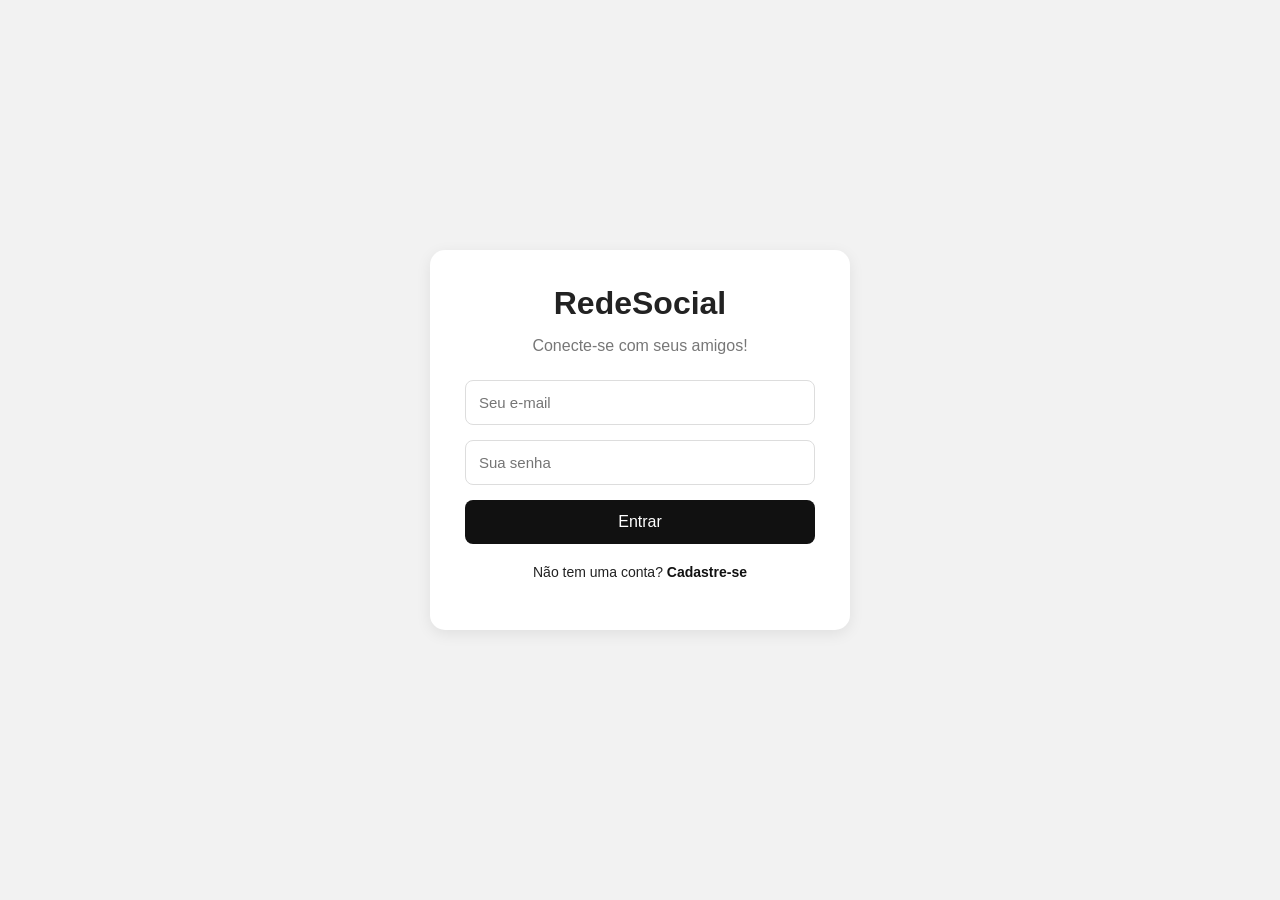
<file: redesocial/front/index.html>
<!DOCTYPE html>
<html lang="pt-br">
<head>
    <meta charset="UTF-8">
    <meta name="viewport" content="width=device-width, initial-scale=1.0">
    <title>RedeSocial - Login</title>
    <link rel="stylesheet" href="style.css">
</head>
<body>

    <main class="container">
        <div class="card">
            <h1>RedeSocial</h1>
            <p class="subtitulo">Conecte-se com seus amigos!</p>

            <form id="formLogin">
                <input type="email" id="email"
                    placeholder="Seu e-mail" required>

                <input type="password" id="senha"
                    placeholder="Sua senha" required>

                <button type="submit">Entrar</button>
            </form>

            <p class="link">
                Não tem uma conta?
                <a href="cadastro.html">Cadastre-se</a>
            </p>

            <p id="mensagem"></p>
        </div>
    </main>

    <script src="script.js"></script>
</body>
</html>
</file>
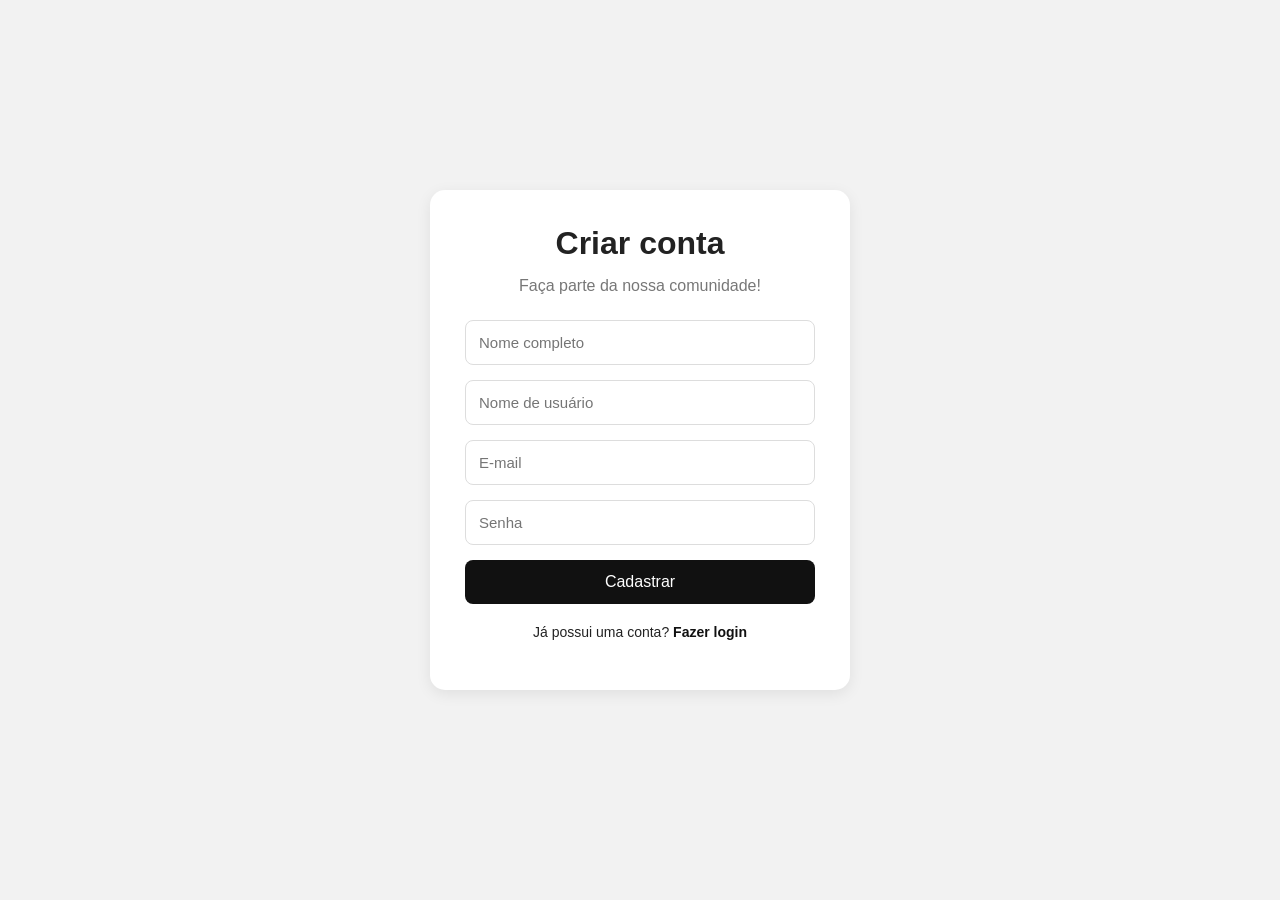
<file: redesocial/front/cadastro.html>
<!DOCTYPE html>
<html lang="pt-br">
<head>
    <meta charset="UTF-8">
    <meta name="viewport" content="width=device-width, initial-scale=1.0">
    <title>RedeSocial - Cadastro</title>
    <link rel="stylesheet" href="style.css">
</head>
<body>

    <main class="container">
        <div class="card">
            <h1>Criar conta</h1>
            <p class="subtitulo">Faça parte da nossa comunidade!</p>

            <form id="formCadastro">
                <input type="text" id="nome"
                    placeholder="Nome completo" required>

                <input type="text" id="username"
                    placeholder="Nome de usuário" required>

                <input type="email" id="email"
                    placeholder="E-mail" required>

                <input type="password" id="senha"
                    placeholder="Senha" required>

                <button type="submit">Cadastrar</button>
            </form>

            <p class="link">
                Já possui uma conta?
                <a href="index.html">Fazer login</a>
            </p>

            <p id="mensagem"></p>
        </div>
    </main>

    <script src="script.js"></script>
</body>
</html>
</file>
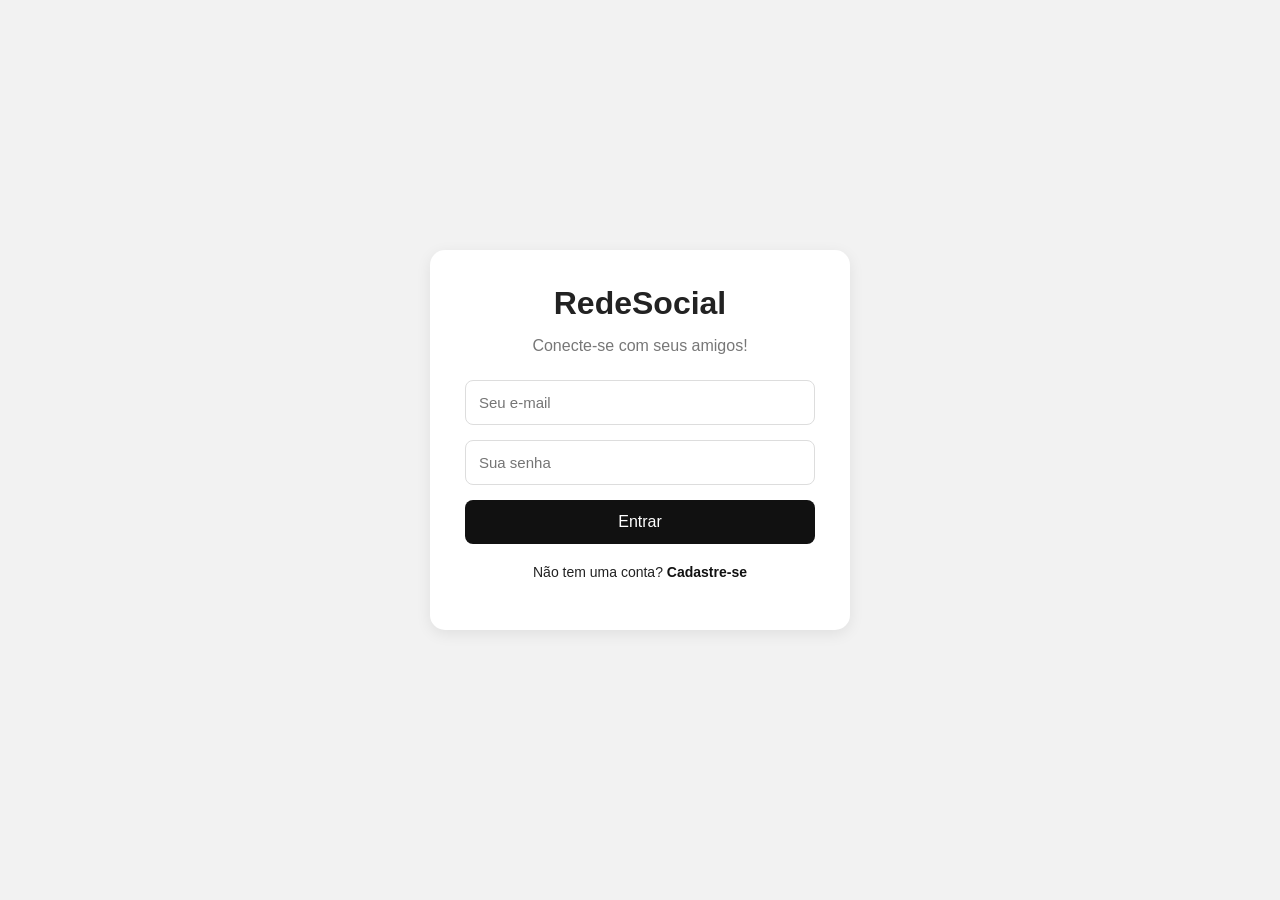
<file: redesocial/front/feed.html>
<!DOCTYPE html>
<html lang="pt-br">
<head>
    <meta charset="UTF-8">
    <meta name="viewport" content="width=device-width, initial-scale=1.0">
    <title>RedeSocial - Feed</title>
    <link rel="stylesheet" href="style.css">
</head>
<body>

    <header class="topo">
        <h2>RedeSocial</h2>
        <button onclick="sair()">Sair</button>
    </header>

    <main class="feed-container">

        <section class="card">
            <h2>Nova publicação</h2>

            <form id="formPublicacao">
                <textarea id="legenda"
                    placeholder="O que você está pensando?"
                    required></textarea>

                <input type="text" id="imagem_url"
                    placeholder="URL da imagem (opcional)">

                <button type="submit">Publicar</button>
            </form>

            <p id="mensagem"></p>
        </section>

        <section>
            <h2>Feed de publicações</h2>
            <div id="publicacoes"></div>
        </section>

    </main>

    <script src="script.js"></script>
</body>
</html>
</file>
<file: redesocial/front/style.css>
* {
    margin: 0;
    padding: 0;
    box-sizing: border-box;
    font-family: Arial, sans-serif;
}

body {
    background: #f2f2f2;
    color: #222;
}

.container {
    min-height: 100vh;
    display: flex;
    justify-content: center;
    align-items: center;
    padding: 20px;
}

.card {
    background: white;
    width: 100%;
    max-width: 420px;
    padding: 35px;
    border-radius: 15px;
    box-shadow: 0 4px 15px rgba(0,0,0,0.08);
    margin-bottom: 20px;
}

h1, h2 {
    text-align: center;
    margin-bottom: 15px;
}

h1 {
    font-size: 32px;
    font-weight: bold;
}

.subtitulo {
    text-align: center;
    color: #777;
    margin-bottom: 25px;
}

input, textarea {
    width: 100%;
    padding: 13px;
    margin-bottom: 15px;
    border: 1px solid #ddd;
    border-radius: 8px;
    font-size: 15px;
    outline: none;
}

input:focus, textarea:focus {
    border-color: #222;
}

textarea {
    min-height: 100px;
    resize: vertical;
}

button {
    width: 100%;
    padding: 13px;
    background: #111;
    color: white;
    border: none;
    border-radius: 8px;
    font-size: 16px;
    cursor: pointer;
    transition: 0.3s;
}

button:hover {
    background: #444;
}

.link {
    text-align: center;
    margin-top: 20px;
    font-size: 14px;
}

a {
    color: #111;
    font-weight: bold;
    text-decoration: none;
}

a:hover {
    text-decoration: underline;
}

#mensagem {
    text-align: center;
    margin-top: 15px;
    font-size: 14px;
}

.topo {
    background: white;
    padding: 18px 8%;
    display: flex;
    align-items: center;
    justify-content: space-between;
    box-shadow: 0 2px 8px rgba(0,0,0,0.08);
}

.topo h2 {
    margin: 0;
}

.topo button {
    width: auto;
    padding: 10px 25px;
}

.feed-container {
    max-width: 650px;
    margin: 30px auto;
    padding: 0 15px;
}

.feed-container .card {
    max-width: 100%;
}

.publicacao {
    background: white;
    padding: 20px;
    border-radius: 12px;
    margin: 20px 0;
    box-shadow: 0 3px 10px rgba(0,0,0,0.06);
}

.publicacao h3 {
    margin-bottom: 12px;
}

.publicacao p {
    margin-bottom: 15px;
    line-height: 1.5;
}

.publicacao img {
    width: 100%;
    max-height: 400px;
    object-fit: cover;
    border-radius: 8px;
    margin-bottom: 15px;
}

.publicacao button {
    width: auto;
    padding: 9px 18px;
}

@media (max-width: 600px) {
    .card {
        padding: 25px 20px;
    }

    .topo {
        padding: 15px 20px;
    }
}
</file>
